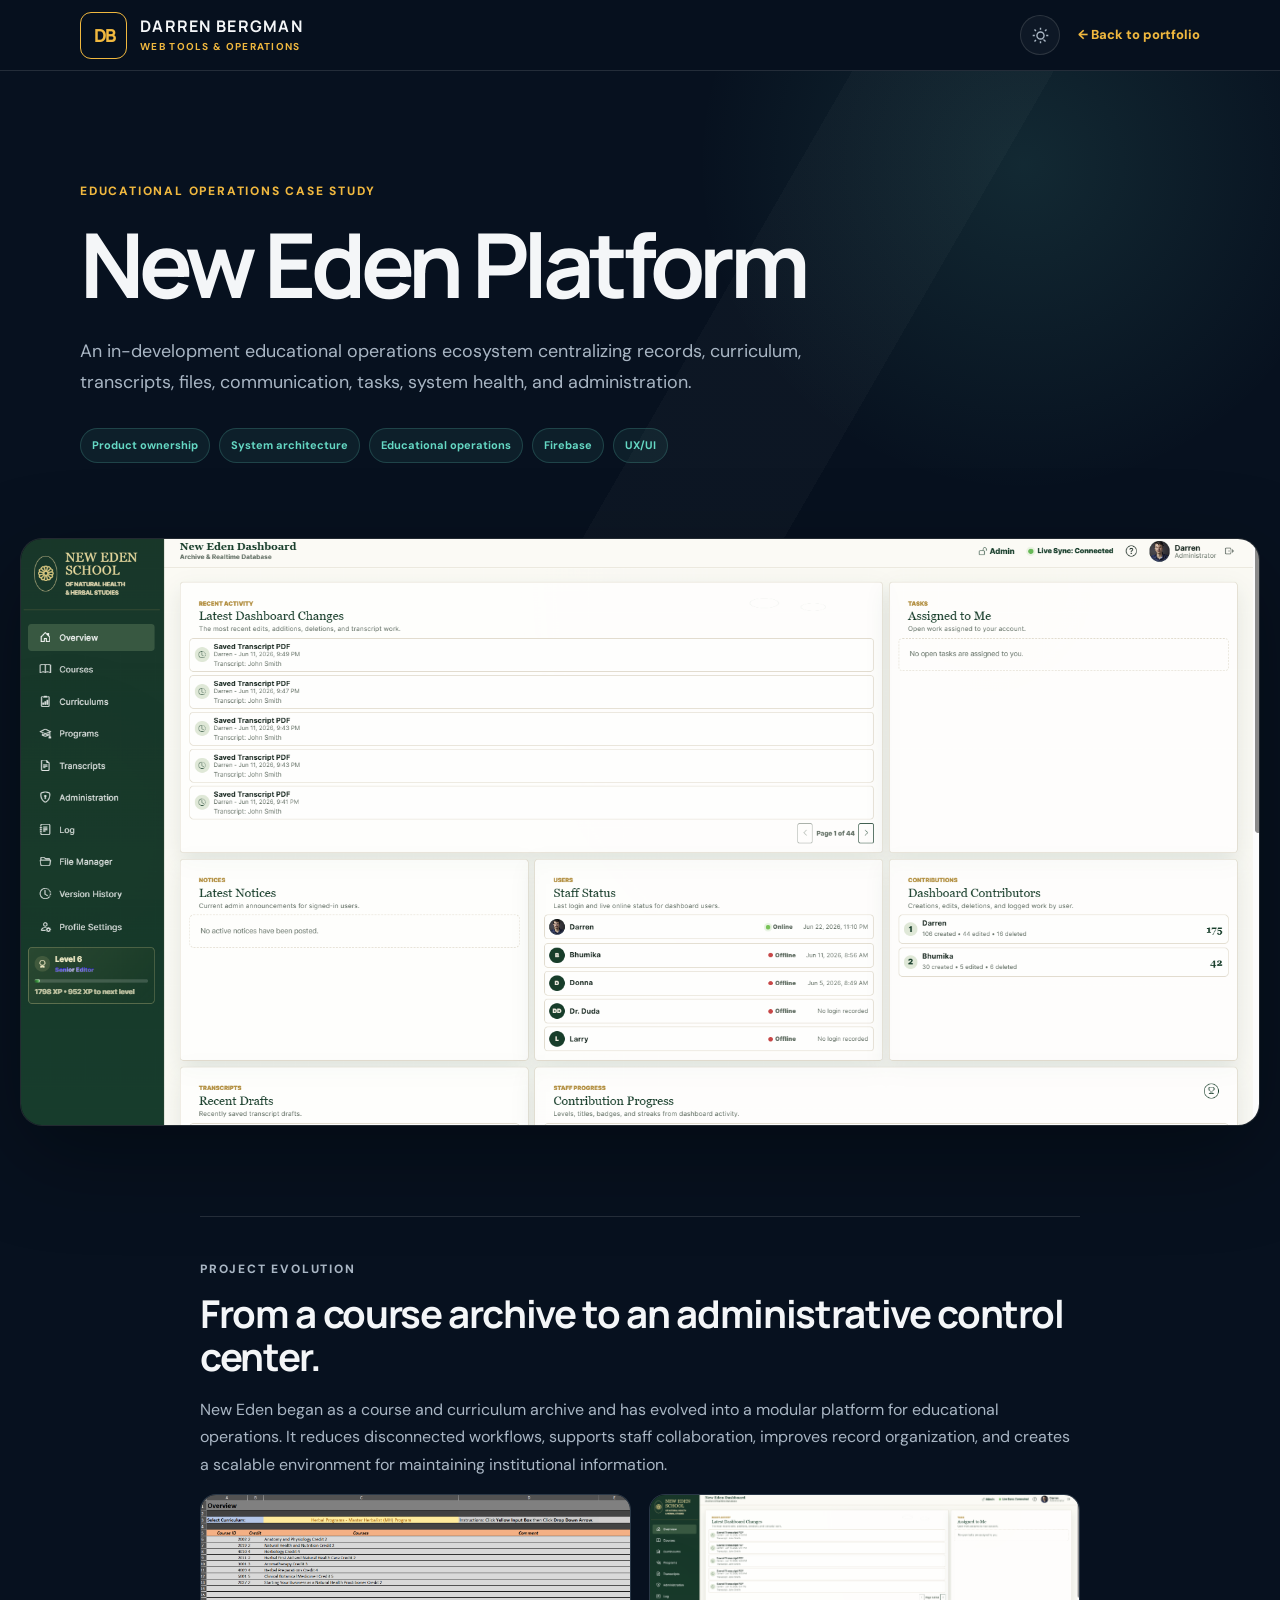
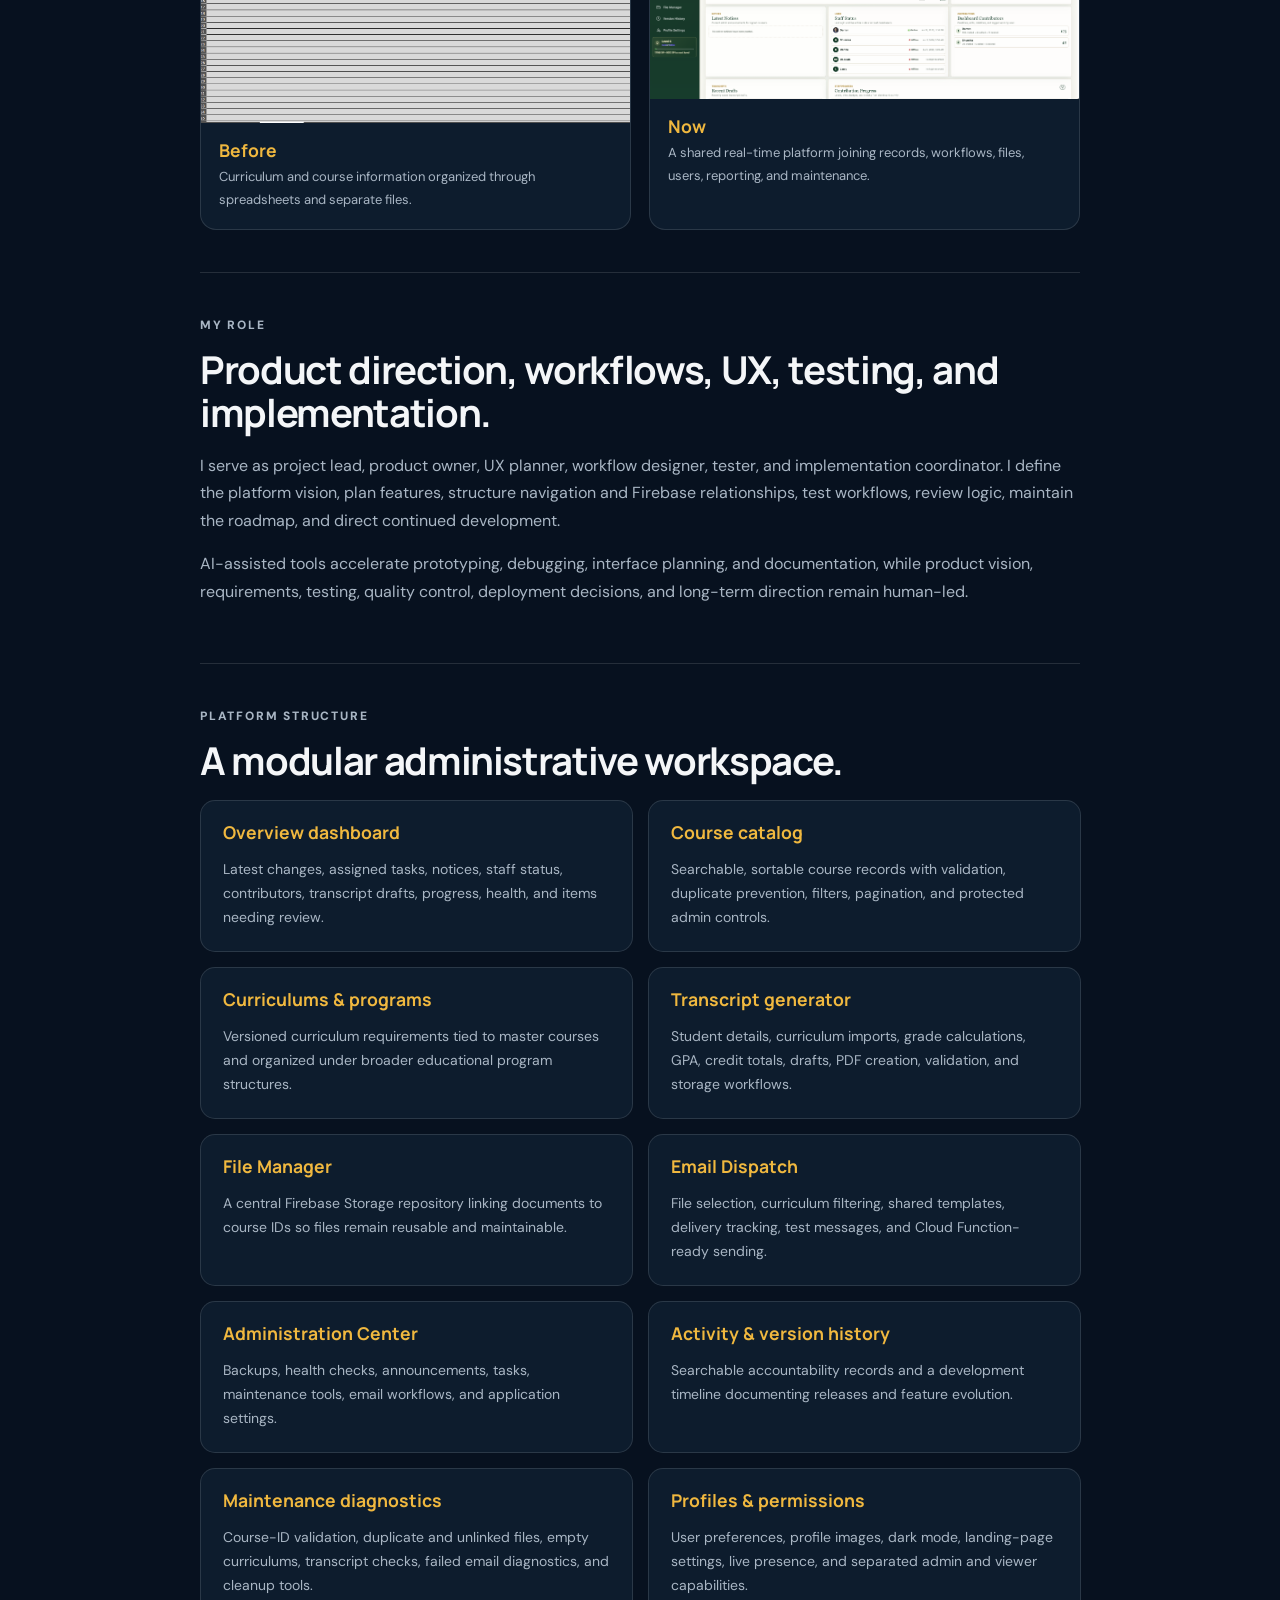
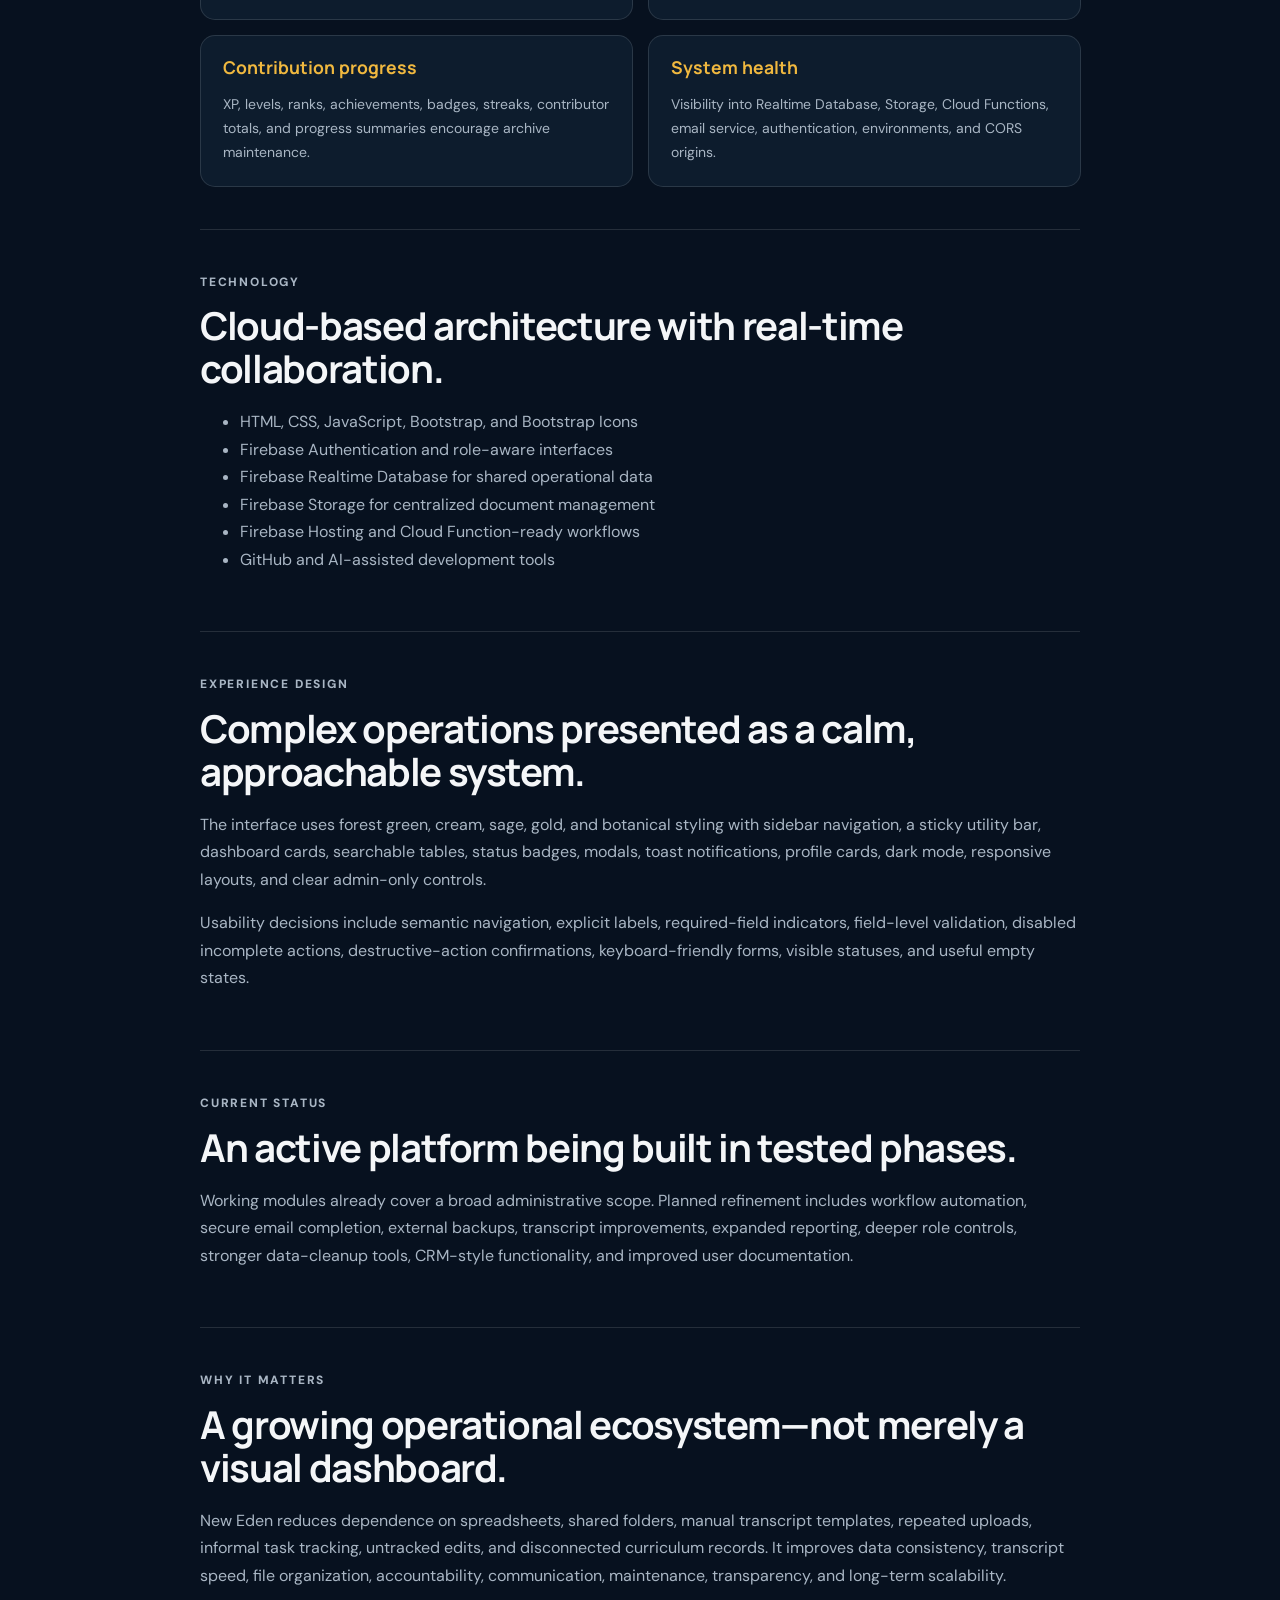
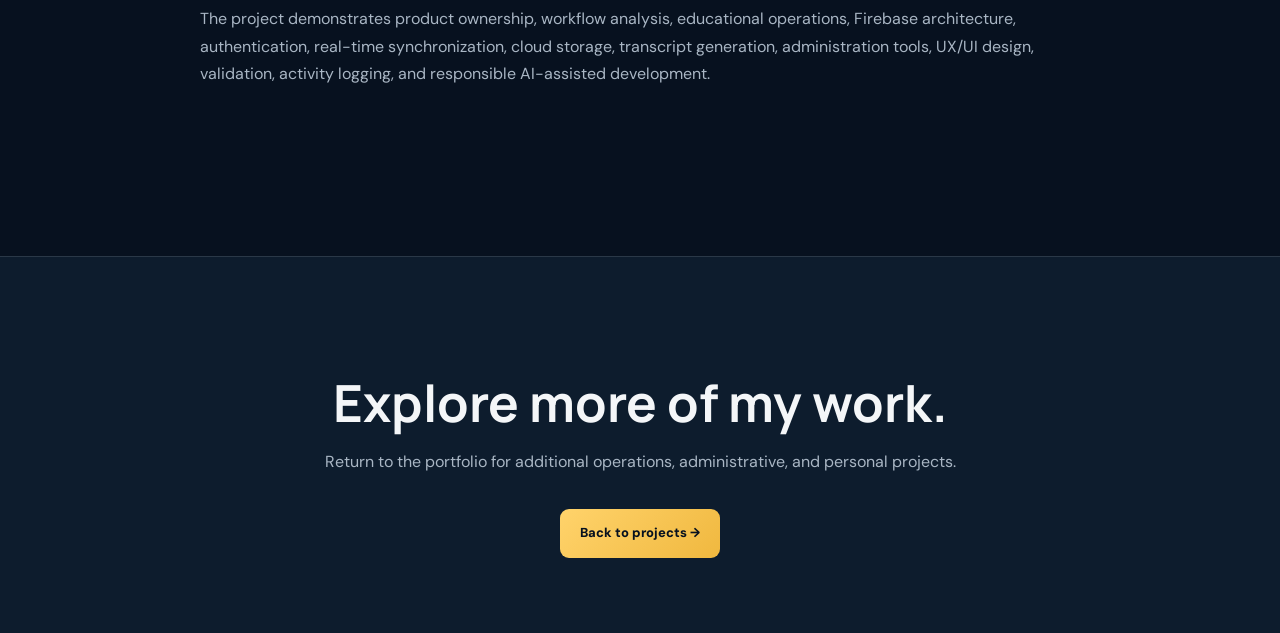
<file: new-eden.html>
<!doctype html>
<html lang="en">
<head>
  <meta charset="utf-8">
  <meta name="viewport" content="width=device-width, initial-scale=1">
  <meta name="description" content="New Eden Educational Operations Platform case study by Darren Bergman.">
  <title>New Eden Platform | Darren Bergman</title>
  <link rel="preconnect" href="https://fonts.googleapis.com">
  <link rel="preconnect" href="https://fonts.gstatic.com" crossorigin>
  <link href="https://fonts.googleapis.com/css2?family=DM+Sans:wght@400;500;600;700&family=Manrope:wght@600;700;800&display=swap" rel="stylesheet">
  <link rel="stylesheet" href="assets/css/case-study.css">
  <script src="assets/js/case-study.js" defer></script>
</head>
<body>
  <nav class="case-nav"><div class="case-nav-inner"><a class="case-brand" href="index.html"><span class="case-brand-mark" aria-hidden="true">DB</span><span class="case-brand-copy"><strong>Darren Bergman</strong><small>Web tools & operations</small></span></a><div class="case-nav-actions"><button class="case-theme-toggle" type="button" aria-label="Switch to light theme" title="Switch color theme"><svg class="case-theme-icon case-theme-sun" aria-hidden="true" viewBox="0 0 24 24"><path d="M12 8a4 4 0 1 0 0 8 4 4 0 0 0 0-8Zm0 10a6 6 0 1 1 0-12 6 6 0 0 1 0 12ZM11 1h2v3h-2V1Zm0 19h2v3h-2v-3ZM1 11h3v2H1v-2Zm19 0h3v2h-3v-2ZM4.22 2.81l2.12 2.12-1.41 1.41-2.12-2.12 1.41-1.41Zm13.44 14.85 2.12 2.12-1.41 1.41-2.12-2.12-1.41-1.41ZM2.81 19.78l2.12-2.12 1.41 1.41-2.12 2.12-1.41-1.41ZM17.66 4.93l2.12-2.12 1.41 1.41-2.12 2.12-1.41-1.41Z"/></svg><svg class="case-theme-icon case-theme-moon" aria-hidden="true" viewBox="0 0 24 24"><path d="M20.6 15.2A8.5 8.5 0 0 1 8.8 3.4 9 9 0 1 0 20.6 15.2ZM12 21a7 7 0 0 1-5.5-11.33A10.5 10.5 0 0 0 17.33 18.5 6.96 6.96 0 0 1 12 21Z"/></svg></button><a class="back-link" href="index.html#projects">← Back to portfolio</a></div></div></nav>
  <header class="case-hero"><div class="case-shell case-reveal"><p class="eyebrow">Educational operations case study</p><h1>New Eden Platform</h1><p class="case-deck">An in-development educational operations ecosystem centralizing records, curriculum, transcripts, files, communication, tasks, system health, and administration.</p><div class="case-meta"><span>Product ownership</span><span>System architecture</span><span>Educational operations</span><span>Firebase</span><span>UX/UI</span></div></div></header>
  <figure class="hero-image case-reveal"><img src="assets/images/NewEdenDashboardHomePage.png" alt="New Eden Educational Operations Platform overview dashboard" width="1910" height="905"></figure>
  <main class="case-content">
    <section class="case-section case-reveal"><p class="eyebrow">Project evolution</p><h2>From a course archive to an administrative control center.</h2><p>New Eden began as a course and curriculum archive and has evolved into a modular platform for educational operations. It reduces disconnected workflows, supports staff collaboration, improves record organization, and creates a scalable environment for maintaining institutional information.</p><div class="before-after"><article class="artifact"><img src="assets/images/NewEdenOldExcelSheet.png" alt="Original New Eden curriculum tracking spreadsheet"><div><h3>Before</h3><p>Curriculum and course information organized through spreadsheets and separate files.</p></div></article><article class="artifact"><img src="assets/images/NewEdenDashboardHomePage.png" alt="Current New Eden operations dashboard"><div><h3>Now</h3><p>A shared real-time platform joining records, workflows, files, users, reporting, and maintenance.</p></div></article></div></section>
    <section class="case-section case-reveal"><p class="eyebrow">My role</p><h2>Product direction, workflows, UX, testing, and implementation.</h2><p>I serve as project lead, product owner, UX planner, workflow designer, tester, and implementation coordinator. I define the platform vision, plan features, structure navigation and Firebase relationships, test workflows, review logic, maintain the roadmap, and direct continued development.</p><p>AI-assisted tools accelerate prototyping, debugging, interface planning, and documentation, while product vision, requirements, testing, quality control, deployment decisions, and long-term direction remain human-led.</p></section>
    <section class="case-section case-reveal"><p class="eyebrow">Platform structure</p><h2>A modular administrative workspace.</h2><div class="feature-grid">
      <article class="feature-card"><h3>Overview dashboard</h3><p>Latest changes, assigned tasks, notices, staff status, contributors, transcript drafts, progress, health, and items needing review.</p></article>
      <article class="feature-card"><h3>Course catalog</h3><p>Searchable, sortable course records with validation, duplicate prevention, filters, pagination, and protected admin controls.</p></article>
      <article class="feature-card"><h3>Curriculums & programs</h3><p>Versioned curriculum requirements tied to master courses and organized under broader educational program structures.</p></article>
      <article class="feature-card"><h3>Transcript generator</h3><p>Student details, curriculum imports, grade calculations, GPA, credit totals, drafts, PDF creation, validation, and storage workflows.</p></article>
      <article class="feature-card"><h3>File Manager</h3><p>A central Firebase Storage repository linking documents to course IDs so files remain reusable and maintainable.</p></article>
      <article class="feature-card"><h3>Email Dispatch</h3><p>File selection, curriculum filtering, shared templates, delivery tracking, test messages, and Cloud Function-ready sending.</p></article>
      <article class="feature-card"><h3>Administration Center</h3><p>Backups, health checks, announcements, tasks, maintenance tools, email workflows, and application settings.</p></article>
      <article class="feature-card"><h3>Activity & version history</h3><p>Searchable accountability records and a development timeline documenting releases and feature evolution.</p></article>
      <article class="feature-card"><h3>Maintenance diagnostics</h3><p>Course-ID validation, duplicate and unlinked files, empty curriculums, transcript checks, failed email diagnostics, and cleanup tools.</p></article>
      <article class="feature-card"><h3>Profiles & permissions</h3><p>User preferences, profile images, dark mode, landing-page settings, live presence, and separated admin and viewer capabilities.</p></article>
      <article class="feature-card"><h3>Contribution progress</h3><p>XP, levels, ranks, achievements, badges, streaks, contributor totals, and progress summaries encourage archive maintenance.</p></article>
      <article class="feature-card"><h3>System health</h3><p>Visibility into Realtime Database, Storage, Cloud Functions, email service, authentication, environments, and CORS origins.</p></article>
    </div></section>
    <section class="case-section case-reveal"><p class="eyebrow">Technology</p><h2>Cloud-based architecture with real-time collaboration.</h2><ul><li>HTML, CSS, JavaScript, Bootstrap, and Bootstrap Icons</li><li>Firebase Authentication and role-aware interfaces</li><li>Firebase Realtime Database for shared operational data</li><li>Firebase Storage for centralized document management</li><li>Firebase Hosting and Cloud Function-ready workflows</li><li>GitHub and AI-assisted development tools</li></ul></section>
    <section class="case-section case-reveal"><p class="eyebrow">Experience design</p><h2>Complex operations presented as a calm, approachable system.</h2><p>The interface uses forest green, cream, sage, gold, and botanical styling with sidebar navigation, a sticky utility bar, dashboard cards, searchable tables, status badges, modals, toast notifications, profile cards, dark mode, responsive layouts, and clear admin-only controls.</p><p>Usability decisions include semantic navigation, explicit labels, required-field indicators, field-level validation, disabled incomplete actions, destructive-action confirmations, keyboard-friendly forms, visible statuses, and useful empty states.</p></section>
    <section class="case-section case-reveal"><p class="eyebrow">Current status</p><h2>An active platform being built in tested phases.</h2><p>Working modules already cover a broad administrative scope. Planned refinement includes workflow automation, secure email completion, external backups, transcript improvements, expanded reporting, deeper role controls, stronger data-cleanup tools, CRM-style functionality, and improved user documentation.</p></section>
    <section class="case-section case-reveal"><p class="eyebrow">Why it matters</p><h2>A growing operational ecosystem—not merely a visual dashboard.</h2><p>New Eden reduces dependence on spreadsheets, shared folders, manual transcript templates, repeated uploads, informal task tracking, untracked edits, and disconnected curriculum records. It improves data consistency, transcript speed, file organization, accountability, communication, maintenance, transparency, and long-term scalability.</p><p>The project demonstrates product ownership, workflow analysis, educational operations, Firebase architecture, authentication, real-time synchronization, cloud storage, transcript generation, administration tools, UX/UI design, validation, activity logging, and responsible AI-assisted development.</p></section>
  </main>
  <footer class="case-cta"><div class="case-shell"><h2>Explore more of my work.</h2><p>Return to the portfolio for additional operations, administrative, and personal projects.</p><a class="case-button" href="index.html#projects">Back to projects →</a></div></footer>
  <button class="case-back-to-top" type="button" aria-label="Back to top" title="Back to top"><span aria-hidden="true">↑</span></button>
</body>
</html>
</file>
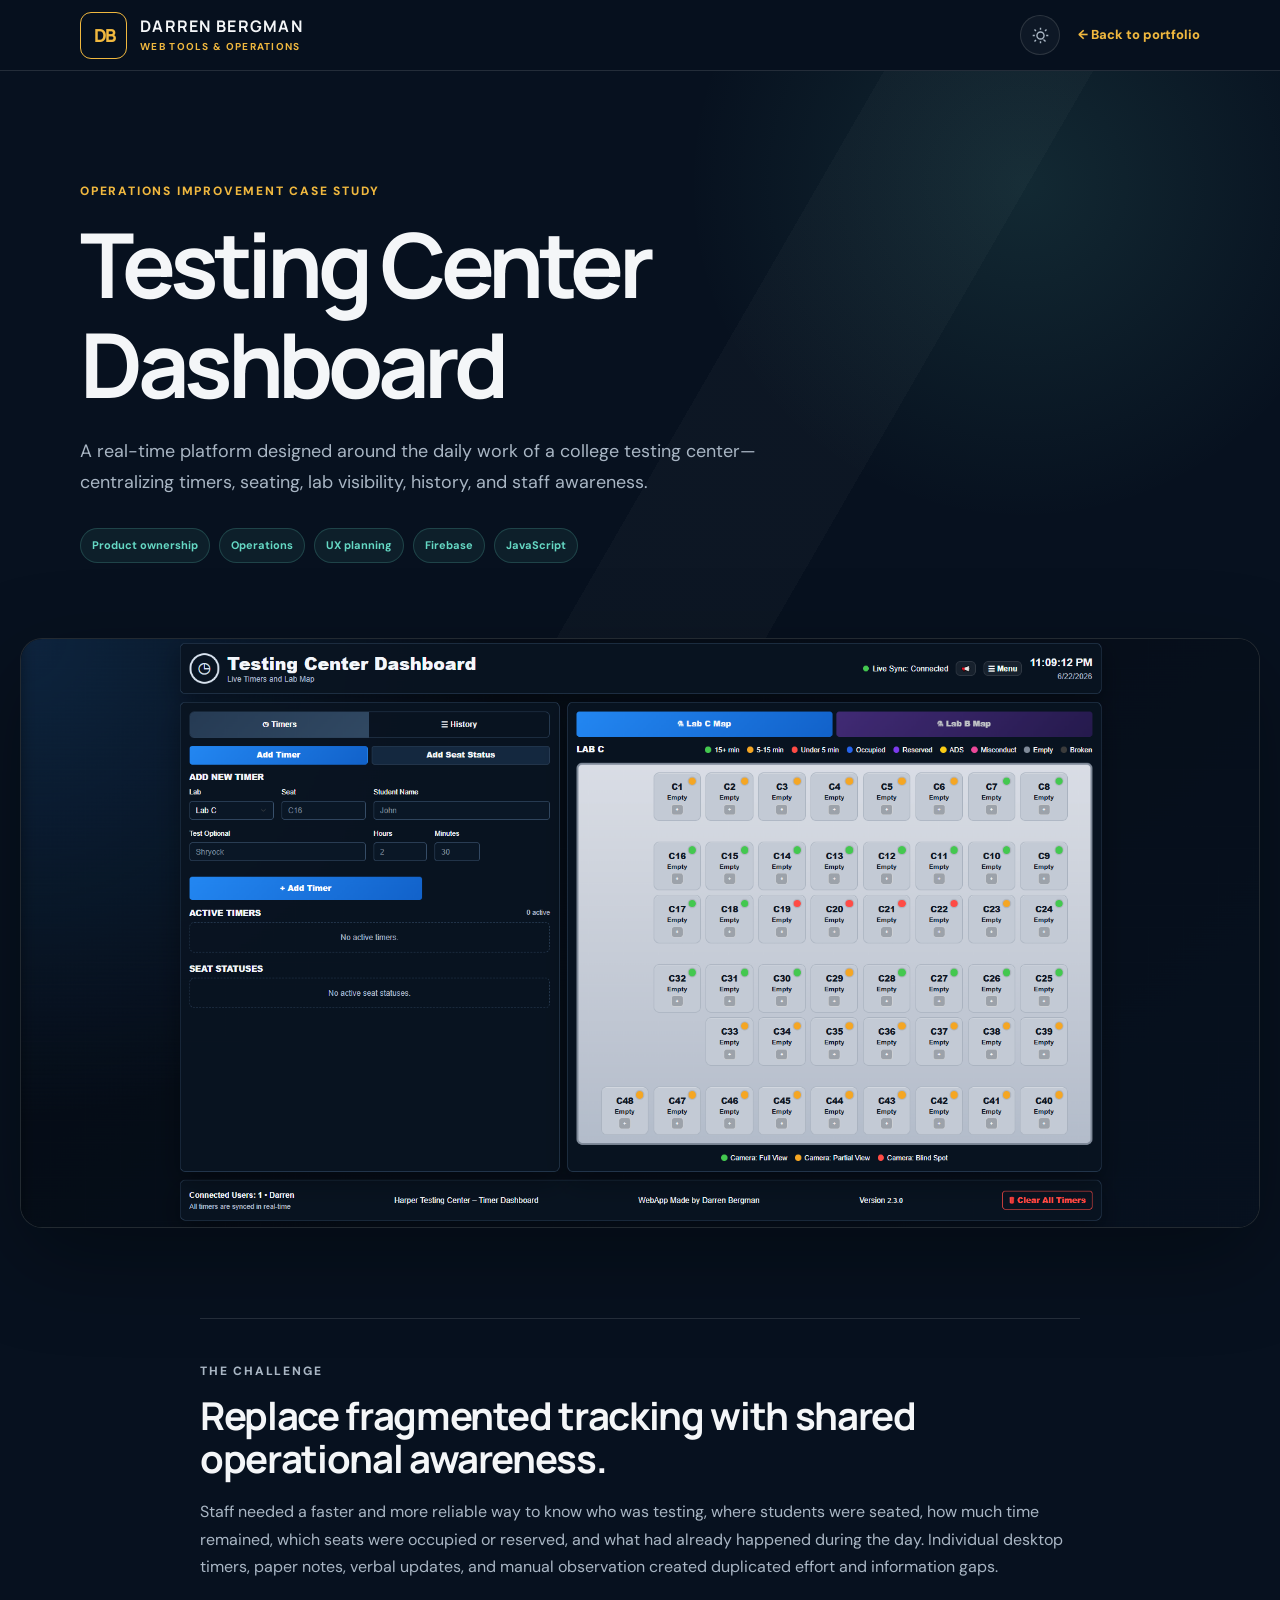
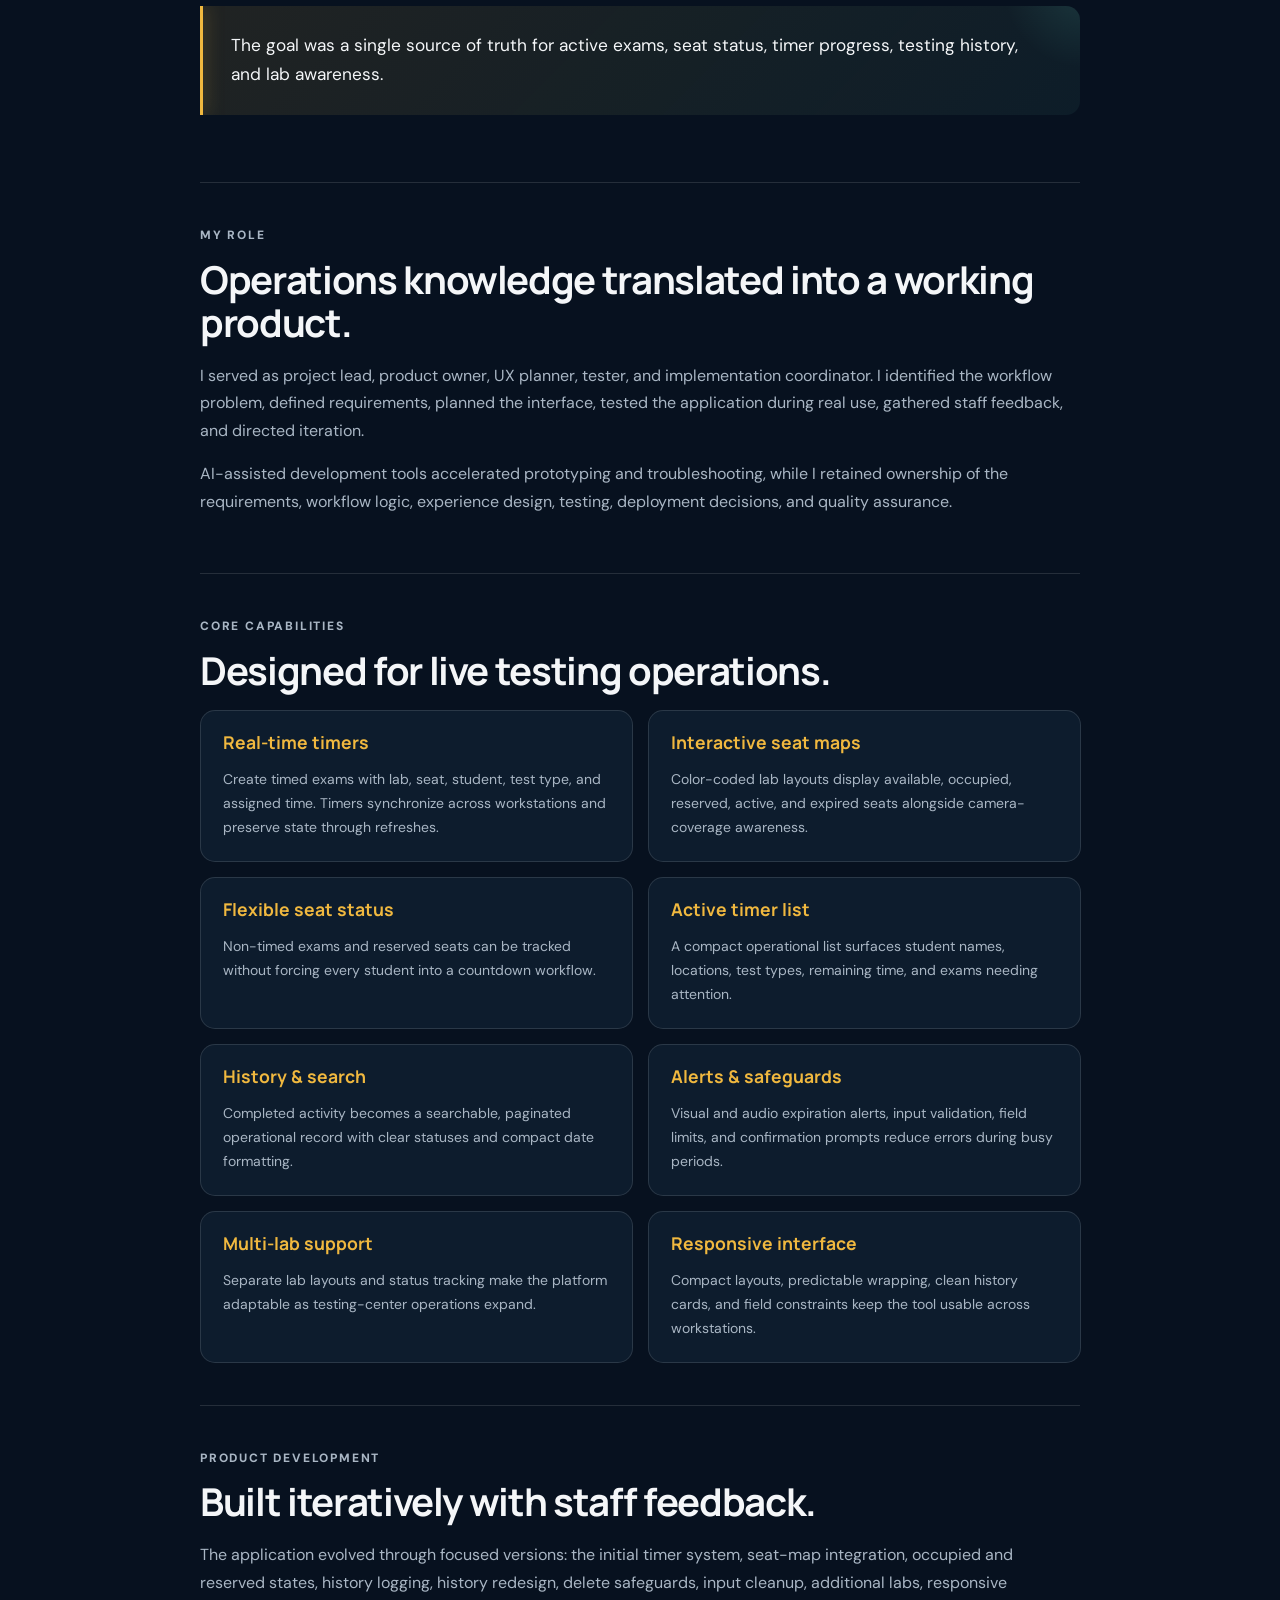
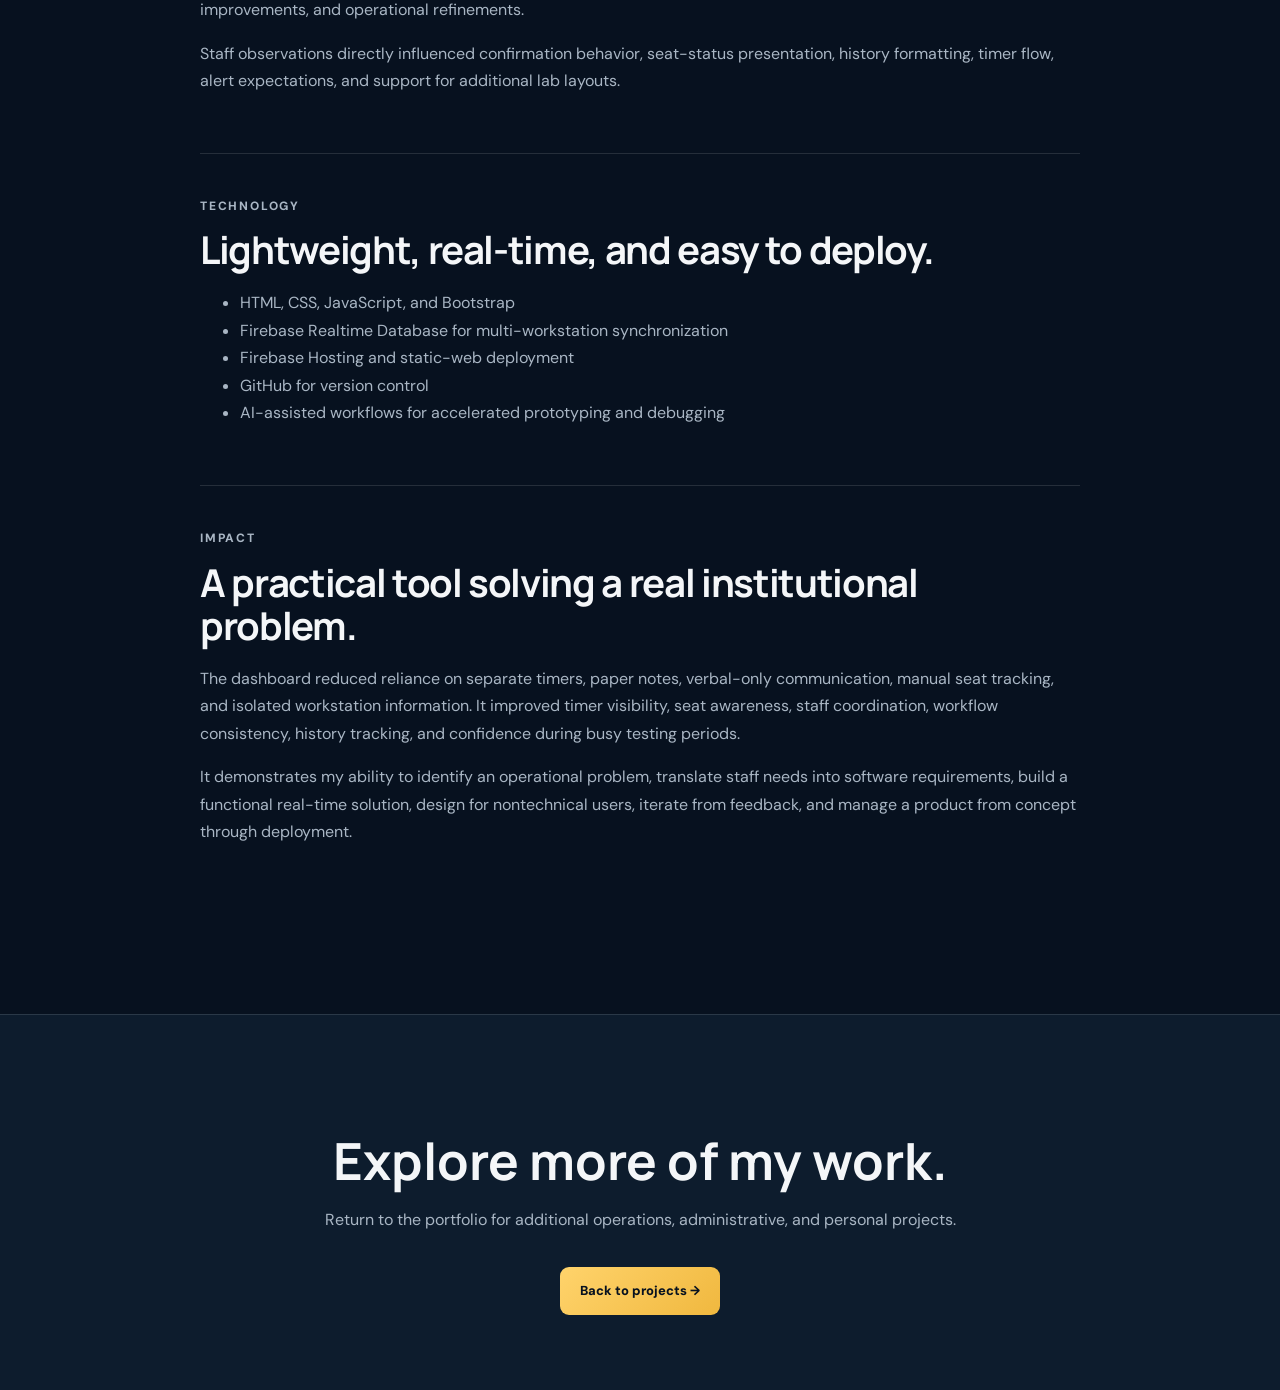
<file: testing-center.html>
<!doctype html>
<html lang="en">
<head>
  <meta charset="utf-8">
  <meta name="viewport" content="width=device-width, initial-scale=1">
  <meta name="description" content="Testing Center Dashboard case study by Darren Bergman.">
  <title>Testing Center Dashboard | Darren Bergman</title>
  <link rel="preconnect" href="https://fonts.googleapis.com">
  <link rel="preconnect" href="https://fonts.gstatic.com" crossorigin>
  <link href="https://fonts.googleapis.com/css2?family=DM+Sans:wght@400;500;600;700&family=Manrope:wght@600;700;800&display=swap" rel="stylesheet">
  <link rel="stylesheet" href="assets/css/case-study.css">
  <script src="assets/js/case-study.js" defer></script>
</head>
<body>
  <nav class="case-nav"><div class="case-nav-inner"><a class="case-brand" href="index.html"><span class="case-brand-mark" aria-hidden="true">DB</span><span class="case-brand-copy"><strong>Darren Bergman</strong><small>Web tools & operations</small></span></a><div class="case-nav-actions"><button class="case-theme-toggle" type="button" aria-label="Switch to light theme" title="Switch color theme"><svg class="case-theme-icon case-theme-sun" aria-hidden="true" viewBox="0 0 24 24"><path d="M12 8a4 4 0 1 0 0 8 4 4 0 0 0 0-8Zm0 10a6 6 0 1 1 0-12 6 6 0 0 1 0 12ZM11 1h2v3h-2V1Zm0 19h2v3h-2v-3ZM1 11h3v2H1v-2Zm19 0h3v2h-3v-2ZM4.22 2.81l2.12 2.12-1.41 1.41-2.12-2.12 1.41-1.41Zm13.44 14.85 2.12 2.12-1.41 1.41-2.12-2.12-1.41-1.41ZM2.81 19.78l2.12-2.12 1.41 1.41-2.12 2.12-1.41-1.41ZM17.66 4.93l2.12-2.12 1.41 1.41-2.12 2.12-1.41-1.41Z"/></svg><svg class="case-theme-icon case-theme-moon" aria-hidden="true" viewBox="0 0 24 24"><path d="M20.6 15.2A8.5 8.5 0 0 1 8.8 3.4 9 9 0 1 0 20.6 15.2ZM12 21a7 7 0 0 1-5.5-11.33A10.5 10.5 0 0 0 17.33 18.5 6.96 6.96 0 0 1 12 21Z"/></svg></button><a class="back-link" href="index.html#projects">← Back to portfolio</a></div></div></nav>
  <header class="case-hero"><div class="case-shell case-reveal"><p class="eyebrow">Operations improvement case study</p><h1>Testing Center Dashboard</h1><p class="case-deck">A real-time platform designed around the daily work of a college testing center—centralizing timers, seating, lab visibility, history, and staff awareness.</p><div class="case-meta"><span>Product ownership</span><span>Operations</span><span>UX planning</span><span>Firebase</span><span>JavaScript</span></div></div></header>
  <figure class="hero-image case-reveal"><img src="assets/images/HCTestingCenterDashboard.png" alt="Testing Center Dashboard showing live timers and a visual lab seat map" width="1910" height="908"></figure>
  <main class="case-content">
    <section class="case-section case-reveal"><p class="eyebrow">The challenge</p><h2>Replace fragmented tracking with shared operational awareness.</h2><p>Staff needed a faster and more reliable way to know who was testing, where students were seated, how much time remained, which seats were occupied or reserved, and what had already happened during the day. Individual desktop timers, paper notes, verbal updates, and manual observation created duplicated effort and information gaps.</p><blockquote class="case-quote case-reveal" tabindex="0">The goal was a single source of truth for active exams, seat status, timer progress, testing history, and lab awareness.</blockquote></section>
    <section class="case-section case-reveal"><p class="eyebrow">My role</p><h2>Operations knowledge translated into a working product.</h2><p>I served as project lead, product owner, UX planner, tester, and implementation coordinator. I identified the workflow problem, defined requirements, planned the interface, tested the application during real use, gathered staff feedback, and directed iteration.</p><p>AI-assisted development tools accelerated prototyping and troubleshooting, while I retained ownership of the requirements, workflow logic, experience design, testing, deployment decisions, and quality assurance.</p></section>
    <section class="case-section case-reveal"><p class="eyebrow">Core capabilities</p><h2>Designed for live testing operations.</h2><div class="feature-grid">
      <article class="feature-card"><h3>Real-time timers</h3><p>Create timed exams with lab, seat, student, test type, and assigned time. Timers synchronize across workstations and preserve state through refreshes.</p></article>
      <article class="feature-card"><h3>Interactive seat maps</h3><p>Color-coded lab layouts display available, occupied, reserved, active, and expired seats alongside camera-coverage awareness.</p></article>
      <article class="feature-card"><h3>Flexible seat status</h3><p>Non-timed exams and reserved seats can be tracked without forcing every student into a countdown workflow.</p></article>
      <article class="feature-card"><h3>Active timer list</h3><p>A compact operational list surfaces student names, locations, test types, remaining time, and exams needing attention.</p></article>
      <article class="feature-card"><h3>History & search</h3><p>Completed activity becomes a searchable, paginated operational record with clear statuses and compact date formatting.</p></article>
      <article class="feature-card"><h3>Alerts & safeguards</h3><p>Visual and audio expiration alerts, input validation, field limits, and confirmation prompts reduce errors during busy periods.</p></article>
      <article class="feature-card"><h3>Multi-lab support</h3><p>Separate lab layouts and status tracking make the platform adaptable as testing-center operations expand.</p></article>
      <article class="feature-card"><h3>Responsive interface</h3><p>Compact layouts, predictable wrapping, clean history cards, and field constraints keep the tool usable across workstations.</p></article>
    </div></section>
    <section class="case-section case-reveal"><p class="eyebrow">Product development</p><h2>Built iteratively with staff feedback.</h2><p>The application evolved through focused versions: the initial timer system, seat-map integration, occupied and reserved states, history logging, history redesign, delete safeguards, input cleanup, additional labs, responsive improvements, and operational refinements.</p><p>Staff observations directly influenced confirmation behavior, seat-status presentation, history formatting, timer flow, alert expectations, and support for additional lab layouts.</p></section>
    <section class="case-section case-reveal"><p class="eyebrow">Technology</p><h2>Lightweight, real-time, and easy to deploy.</h2><ul><li>HTML, CSS, JavaScript, and Bootstrap</li><li>Firebase Realtime Database for multi-workstation synchronization</li><li>Firebase Hosting and static-web deployment</li><li>GitHub for version control</li><li>AI-assisted workflows for accelerated prototyping and debugging</li></ul></section>
    <section class="case-section case-reveal"><p class="eyebrow">Impact</p><h2>A practical tool solving a real institutional problem.</h2><p>The dashboard reduced reliance on separate timers, paper notes, verbal-only communication, manual seat tracking, and isolated workstation information. It improved timer visibility, seat awareness, staff coordination, workflow consistency, history tracking, and confidence during busy testing periods.</p><p>It demonstrates my ability to identify an operational problem, translate staff needs into software requirements, build a functional real-time solution, design for nontechnical users, iterate from feedback, and manage a product from concept through deployment.</p></section>
  </main>
  <footer class="case-cta"><div class="case-shell"><h2>Explore more of my work.</h2><p>Return to the portfolio for additional operations, administrative, and personal projects.</p><a class="case-button" href="index.html#projects">Back to projects →</a></div></footer>
  <button class="case-back-to-top" type="button" aria-label="Back to top" title="Back to top"><span aria-hidden="true">↑</span></button>
</body>
</html>
</file>
<file: assets/css/case-study.css>
:root {
  --ink: #07111f;
  --surface: #0d1c2d;
  --surface-2: #13263a;
  --text: #f4f6f8;
  --muted: #a9b6c4;
  --gold: #f0b83f;
  --teal: #65d8c4;
  --line: rgba(255,255,255,.12);
  --shell: min(1120px, calc(100% - 40px));
}
body.light-theme {
  --ink: #f4f1ea;
  --surface: #ffffff;
  --surface-2: #e8e4da;
  --text: #0b1828;
  --muted: #4d5c6b;
  --gold: #714700;
  --teal: #076c63;
  --line: rgba(11,24,40,.16);
}
* { box-sizing: border-box; }
html { scroll-behavior: smooth; }
body { margin: 0; color: var(--text); background: var(--ink); font-family: "DM Sans", sans-serif; line-height: 1.72; }
img {
  display: block;
  max-width: 100%;
  -webkit-user-drag: none;
  user-select: none;
  -webkit-user-select: none;
}
a { color: inherit; }
:focus-visible { outline: 3px solid var(--gold); outline-offset: 4px; }
.case-nav { position: sticky; z-index: 20; top: 0; background: rgba(7,17,31,.9); border-bottom: 1px solid var(--line); backdrop-filter: blur(18px); }
body.light-theme .case-nav { background: rgba(244,241,234,.92); }
.case-nav-inner { width: var(--shell); min-height: 70px; margin: auto; display: flex; align-items: center; justify-content: space-between; gap: 20px; }
.case-brand { display: inline-flex; gap: 13px; align-items: center; text-decoration: none; }
.case-brand-mark { width: 47px; height: 47px; display: grid; place-items: center; flex: 0 0 auto; color: var(--gold); border: 1px solid var(--gold); border-radius: 11px; font-family: Manrope, sans-serif; font-size: 18px; font-weight: 800; letter-spacing: -2px; }
.case-brand-copy { display: flex; flex-direction: column; line-height: 1.1; }
.case-brand-copy strong { font-family: Manrope, sans-serif; font-size: 16px; letter-spacing: .08em; text-transform: uppercase; }
.case-brand-copy small { margin-top: 6px; color: var(--gold); font-size: 10px; font-weight: 700; letter-spacing: .13em; text-transform: uppercase; }
.back-link { color: var(--gold); font-size: 13px; font-weight: 800; text-decoration: none; }
.case-nav-actions { display: flex; align-items: center; gap: 18px; }
.case-theme-toggle { width: 40px; height: 40px; padding: 0; display: grid; place-items: center; color: var(--muted); background: rgba(255,255,255,.035); border: 1px solid var(--line); border-radius: 50%; cursor: pointer; transition: color .2s ease, border-color .2s ease, transform .2s ease; }
.case-theme-toggle:hover { color: var(--gold); border-color: var(--gold); transform: rotate(12deg); }
.case-theme-icon { grid-area: 1 / 1; width: 17px; fill: currentColor; }
.case-theme-moon { display: none; }
body.light-theme .case-theme-sun { display: none; }
body.light-theme .case-theme-moon { display: block; }
.case-hero { position: relative; padding: 110px 0 75px; overflow: hidden; }
.case-hero::before { position: absolute; inset: 0; content: ""; background: radial-gradient(circle at 80% 20%, rgba(101,216,196,.12), transparent 30%), linear-gradient(120deg, transparent 55%, rgba(255,255,255,.025) 55% 68%, transparent 68%); }
body.light-theme .case-hero::before { background: radial-gradient(circle at 80% 20%, rgba(7,108,99,.1), transparent 30%), linear-gradient(120deg, transparent 55%, rgba(11,24,40,.025) 55% 68%, transparent 68%); }
.case-shell { position: relative; width: var(--shell); margin: auto; }
.eyebrow { margin: 0 0 12px; color: var(--gold); font-size: 12px; font-weight: 800; letter-spacing: .15em; text-transform: uppercase; }
h1, h2, h3 { font-family: Manrope, sans-serif; line-height: 1.12; }
h1 { max-width: 900px; margin: 0 0 22px; font-size: clamp(3.2rem, 7vw, 6.7rem); letter-spacing: -.06em; }
.case-deck { max-width: 760px; color: var(--muted); font-size: 1.12rem; }
.case-meta { margin-top: 30px; display: flex; flex-wrap: wrap; gap: 9px; }
.case-meta span { padding: 7px 11px; color: var(--teal); background: rgba(101,216,196,.07); border: 1px solid rgba(101,216,196,.2); border-radius: 999px; font-size: 11px; font-weight: 700; }
.case-reveal.visible .case-meta span {
  animation: badgeArrival .55s cubic-bezier(.2,.8,.2,1) both, badgePulse 4.2s ease-in-out infinite;
  animation-delay: calc(var(--badge-index, 0) * 90ms + 180ms), calc(var(--badge-index, 0) * 180ms + 1.2s);
}
.case-meta span:nth-child(1) { --badge-index: 0; }
.case-meta span:nth-child(2) { --badge-index: 1; }
.case-meta span:nth-child(3) { --badge-index: 2; }
.case-meta span:nth-child(4) { --badge-index: 3; }
.case-meta span:nth-child(5) { --badge-index: 4; }
.case-meta span:hover { color: var(--text); border-color: var(--teal); transform: translateY(-3px); box-shadow: 0 8px 24px rgba(101,216,196,.13); }
@keyframes badgeArrival { from { opacity: 0; transform: translateY(12px) scale(.85); } to { opacity: 1; transform: none; } }
@keyframes badgePulse { 0%, 86%, 100% { box-shadow: 0 0 0 0 rgba(101,216,196,0); } 92% { box-shadow: 0 0 0 5px rgba(101,216,196,.08); } }
.hero-image { width: min(1500px, calc(100% - 40px)); margin: 0 auto 90px; overflow: hidden; background: #050c15; border: 1px solid var(--line); border-radius: 22px; box-shadow: 0 30px 90px rgba(0,0,0,.35); }
.hero-image img { width: 100%; height: auto; max-height: none; object-fit: contain; aspect-ratio: auto; }
.case-content { width: min(880px, calc(100% - 40px)); margin: auto; padding-bottom: 110px; }
.case-section { padding: 42px 0; border-top: 1px solid var(--line); }
.case-section h2 { margin: 0 0 18px; font-size: clamp(1.8rem, 3vw, 2.8rem); letter-spacing: -.035em; }
.case-section h3 { margin: 30px 0 10px; color: var(--gold); font-size: 1.1rem; }
.case-section p, .case-section li { color: var(--muted); }
.case-section strong { color: var(--text); }
.feature-grid { display: grid; grid-template-columns: repeat(2, 1fr); gap: 15px; }
.feature-card {
  position: relative;
  padding: 22px;
  overflow: hidden;
  background: var(--surface);
  border: 1px solid var(--line);
  border-radius: 15px;
  opacity: 0;
  transform: translateY(22px) scale(.975);
  transition: transform .35s cubic-bezier(.2,.8,.2,1), border-color .35s ease, box-shadow .35s ease, background .35s ease;
}
.case-section.visible .feature-card {
  animation: featureCardArrival .58s cubic-bezier(.2,.8,.2,1) forwards;
  animation-delay: calc(var(--feature-index, 0) * 80ms + 130ms);
}
.feature-card:nth-child(1) { --feature-index: 0; }
.feature-card:nth-child(2) { --feature-index: 1; }
.feature-card:nth-child(3) { --feature-index: 2; }
.feature-card:nth-child(4) { --feature-index: 3; }
.feature-card:nth-child(5) { --feature-index: 4; }
.feature-card:nth-child(6) { --feature-index: 5; }
.feature-card:nth-child(7) { --feature-index: 6; }
.feature-card:nth-child(8) { --feature-index: 7; }
.feature-card:nth-child(9) { --feature-index: 8; }
.feature-card:nth-child(10) { --feature-index: 9; }
.feature-card:nth-child(11) { --feature-index: 10; }
.feature-card:nth-child(12) { --feature-index: 11; }
.feature-card::before {
  position: absolute;
  width: 130px;
  height: 130px;
  right: -68px;
  bottom: -78px;
  content: "";
  background: radial-gradient(circle, rgba(101,216,196,.2), transparent 68%);
  border-radius: 50%;
  opacity: 0;
  transform: scale(.55);
  transition: opacity .4s ease, transform .4s ease;
  pointer-events: none;
}
.feature-card::after {
  position: absolute;
  inset: 0;
  content: "";
  border-radius: inherit;
  background: linear-gradient(125deg, transparent 25%, rgba(255,255,255,.07) 48%, transparent 70%);
  transform: translateX(-135%);
  transition: transform .7s ease;
  pointer-events: none;
}
.feature-card:hover { border-color: rgba(101,216,196,.5); box-shadow: 0 18px 42px rgba(0,0,0,.2); transform: translateY(-7px); }
.feature-card:hover::before { opacity: 1; transform: scale(1); }
.feature-card:hover::after { transform: translateX(135%); }
.feature-card:hover h3 { transform: translateX(4px); }
.feature-card h3 { margin-top: 0; }
.feature-card h3 { transition: transform .3s ease; }
.feature-card p { margin-bottom: 0; font-size: 14px; }
.before-after { display: grid; grid-template-columns: 1fr 1fr; gap: 18px; }
.artifact { overflow: hidden; background: var(--surface); border: 1px solid var(--line); border-radius: 16px; }
.artifact img { width: 100%; height: auto; aspect-ratio: auto; object-fit: contain; object-position: left top; background: #050c15; }
.artifact div { padding: 18px; }
.artifact h3 { margin: 0 0 6px; }
.artifact p { margin: 0; font-size: 13px; }
.case-quote {
  position: relative;
  margin: 25px 0;
  padding: 25px 28px;
  overflow: hidden;
  color: var(--text);
  background: linear-gradient(135deg, rgba(240,184,63,.11), rgba(101,216,196,.06));
  border-left: 3px solid var(--gold);
  border-radius: 0 14px 14px 0;
  font-size: 1.08rem;
  opacity: 0;
  transform: translateX(-22px);
  transition: transform .38s cubic-bezier(.2,.8,.2,1), box-shadow .38s ease, border-radius .38s ease, background .38s ease;
}
.case-quote.visible { opacity: 1; transform: none; animation: quoteArrival .75s cubic-bezier(.2,.8,.2,1) .1s backwards; }
.case-quote::before {
  position: absolute;
  top: 0;
  bottom: 0;
  left: -3px;
  width: 3px;
  content: "";
  background: var(--gold);
  box-shadow: 0 0 18px rgba(240,184,63,.65);
  animation: quoteGlow 3.8s ease-in-out infinite;
  transition: width .3s ease, box-shadow .3s ease;
}
.case-quote::after {
  position: absolute;
  width: 170px;
  height: 170px;
  right: -90px;
  top: -105px;
  content: "";
  background: radial-gradient(circle, rgba(101,216,196,.14), transparent 68%);
  border-radius: 50%;
  animation: quoteOrbit 7s ease-in-out infinite alternate;
  transition: transform .4s ease;
  pointer-events: none;
}
.case-quote.case-reveal.visible:hover, .case-quote.case-reveal.visible:focus-visible {
  background: linear-gradient(135deg, rgba(240,184,63,.18), rgba(101,216,196,.12));
  border-radius: 0 19px 19px 0;
  box-shadow: 0 18px 48px rgba(0,0,0,.22), inset 0 0 0 1px rgba(101,216,196,.09);
  transform: translateX(9px) translateY(-4px);
}
.case-quote.case-reveal.visible:hover::before, .case-quote.case-reveal.visible:focus-visible::before { width: 5px; box-shadow: 0 0 26px rgba(240,184,63,.9); }
.case-quote.case-reveal.visible:hover::after, .case-quote.case-reveal.visible:focus-visible::after { transform: translate(-58px, 42px) scale(1.35); }
@keyframes featureCardArrival { to { opacity: 1; transform: none; } }
@keyframes quoteArrival { to { opacity: 1; transform: none; } }
@keyframes quoteGlow { 0%, 100% { opacity: .55; } 50% { opacity: 1; } }
@keyframes quoteOrbit { to { transform: translate(-35px, 28px) scale(1.15); } }
.case-cta { padding: 75px 0; text-align: center; background: var(--surface); border-top: 1px solid var(--line); }
.case-cta h2 { margin-bottom: 12px; font-size: clamp(2rem, 4vw, 3.7rem); }
.case-cta p { color: var(--muted); }
.case-button { margin-top: 18px; padding: 13px 20px; display: inline-flex; color: var(--ink); background: linear-gradient(135deg, #ffd36b, var(--gold)); border-radius: 9px; font-size: 13px; font-weight: 800; text-decoration: none; }
.case-back-to-top {
  position: fixed;
  z-index: 30;
  right: 24px;
  bottom: 24px;
  width: 48px;
  height: 48px;
  display: grid;
  place-items: center;
  color: var(--ink);
  background: linear-gradient(135deg, #ffd36b, var(--gold));
  border: 0;
  border-radius: 50%;
  box-shadow: 0 14px 35px rgba(0,0,0,.3);
  font-size: 21px;
  cursor: pointer;
  opacity: 0;
  visibility: hidden;
  transform: translateY(16px) scale(.85);
  transition: opacity .25s ease, visibility .25s ease, transform .25s ease;
}
.case-back-to-top.visible { opacity: 1; visibility: visible; transform: none; }
.case-back-to-top:hover { transform: translateY(-4px); }
.case-reveal { opacity: 0; transform: translateY(24px); transition: opacity .7s ease, transform .7s ease; }
.case-reveal.visible { opacity: 1; transform: none; }
@media (max-width: 700px) {
  .case-hero { padding-top: 80px; }
  .feature-grid, .before-after { grid-template-columns: 1fr; }
  .hero-image { margin-bottom: 60px; }
  .case-back-to-top { right: 16px; bottom: 16px; width: 45px; height: 45px; }
  .case-nav-actions { gap: 9px; }
  .back-link { font-size: 11px; }
  .case-brand-mark { width: 42px; height: 42px; }
  .case-brand-copy strong { font-size: 13px; }
  .case-brand-copy small { display: none; }
}
@media (prefers-reduced-motion: reduce) {
  html { scroll-behavior: auto; }
  *, *::before, *::after { transition-duration: .01ms !important; animation-duration: .01ms !important; }
  .case-reveal { opacity: 1; transform: none; }
  .case-reveal.visible .case-meta span { animation: none; }
  .feature-card { opacity: 1; transform: none; animation: none !important; }
  .case-quote { opacity: 1; transform: none; animation: none !important; }
  .case-quote::before, .case-quote::after { animation: none; }
}
</file>
